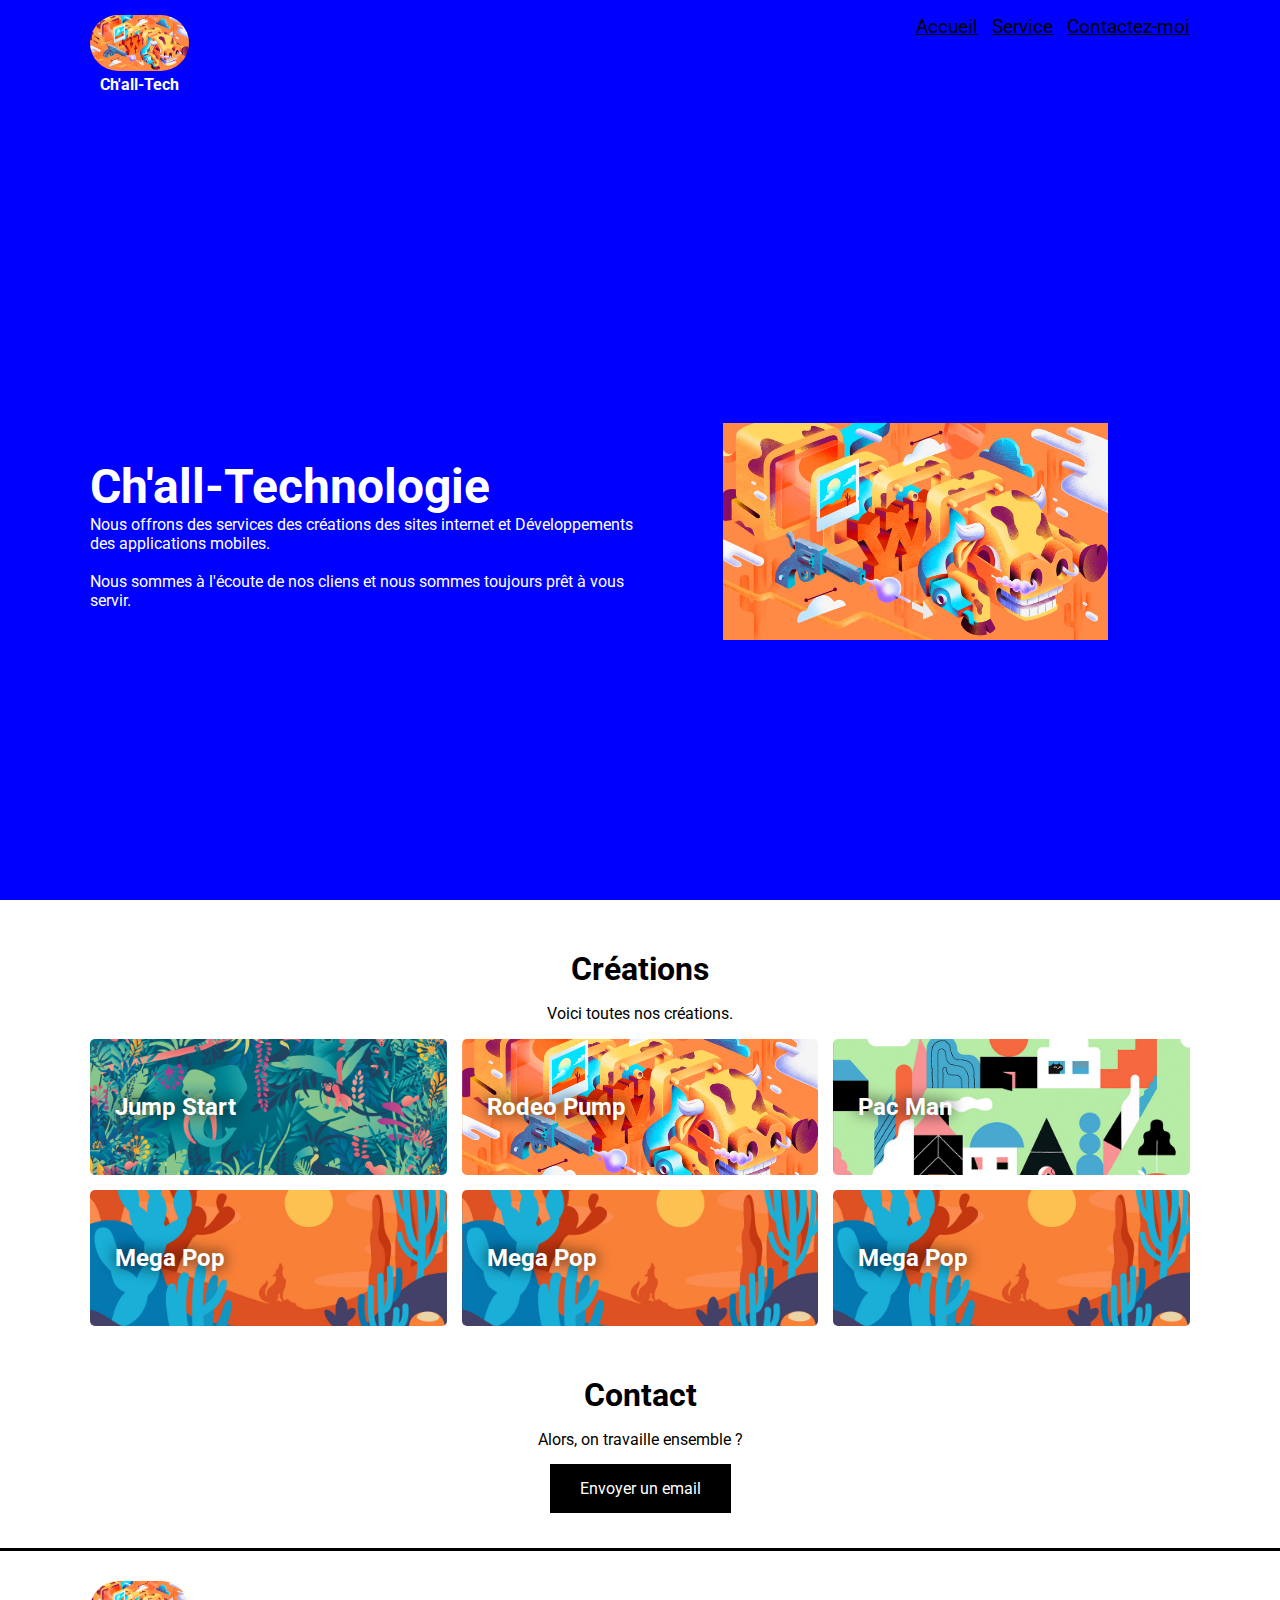
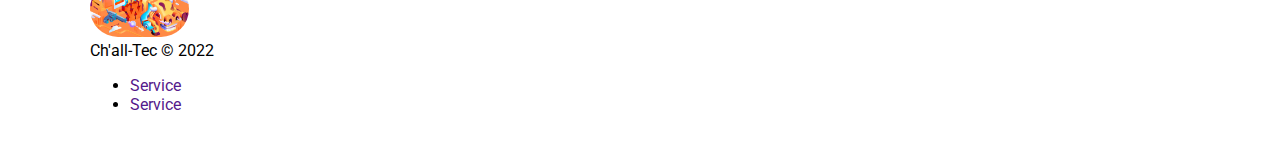
<file: index.html>
<!DOCTYPE html>
<html lang="fr">
<head>
    <meta charset="UTF-8">
    <meta name="viewport" content="width=device-width, initial-scale=1.0">
    <link rel="stylesheet" href="defaut.css" />
    <link rel="icon" type="image/png" href="images/favicon.png" />
    <title>Ch'all-Tech | Portfolio</title>
</head>
<body>
    <section id="bienvenue">
        <header>
            <div id="flex-header" class="container">
                <div id="logo">
                    <img src="images/rodeo-pump.jpg " alt="Illustration" /> <br>
                    <span id="logo1">Ch'all-Tech</span>
                </div>

                <nav>
                    <ul>
                        <li><a href="index.html">Accueil</a></li>
                        <li><a href="index.html">Service</a></li>
                        <li><a href="mailto:johndoe@gmail.com">Contactez-moi</a></li>
                    </ul>
                </nav>
            </div>
        </header>

        <div class="container">
            <div id="flex-presentation">
                <div class="gauche-presentation">
                    <h1>Ch'all-Technologie</h1>
                    <span>Nous offrons des services des créations des sites internet et Développements des applications mobiles.
                        <br> <br> Nous sommes à l'écoute de nos cliens et nous sommes toujours prêt à vous servir.
                    </span>
                </div>
                <div class="droite-presentation">
                    <img src="images/rodeo-pump.jpg " alt="Illustration" />
                </div>
            </div>
        </div>
    </section>

    <section>
        <div class="container">
            <h2>Créations</h2>
            <p class="texte-presentation">
                Voici toutes nos créations.
            </p>

            <div id="projet-grille">

                <a href="projets/jump-start.html">
                    <div class="projet projet-a">
                        <h3>Jump Start</h3>
                    </div>
                </a>

                <a href="#">
                    <div class="projet projet-b">
                        <h3>Rodeo Pump</h3>
                    </div>
                </a>

                <a href="#">
                    <div class="projet projet-c">
                        <h3>Pac Man</h3>
                    </div>
                </a>

                <a href="#">
                    <div class="projet projet-d">
                        <h3>Mega Pop</h3>
                    </div>
                </a>

                <a href="#">
                    <div class="projet projet-d">
                        <h3>Mega Pop</h3>
                    </div>
                </a>

                <a href="#">
                    <div class="projet projet-d">
                        <h3>Mega Pop</h3>
                    </div>
                </a>

            </div>
        </div>
    </section>

    <section>
        <h2>Contact</h2>
        <p class="texte-presentation">
            Alors, on travaille ensemble ?
        </p>
        <div id="contact">
            <a class="bouton" href="mailto:johndoe@gmail.com">
                Envoyer un email
            </a>
        </div>
    </section>

    <footer>
        <div class="container">
            <div id="logo">
                <img src="images/rodeo-pump.jpg " alt="Illustration" /> <br>
                <span id="">Ch'all-Tec © 2022</span>
                <ul>
                    <li><a href="">Service</a></li>
                    <li><a href="">Service</a></li>
                </ul>
            </div> 
             
        </div>
    </footer>
</body>
</html>
</file>
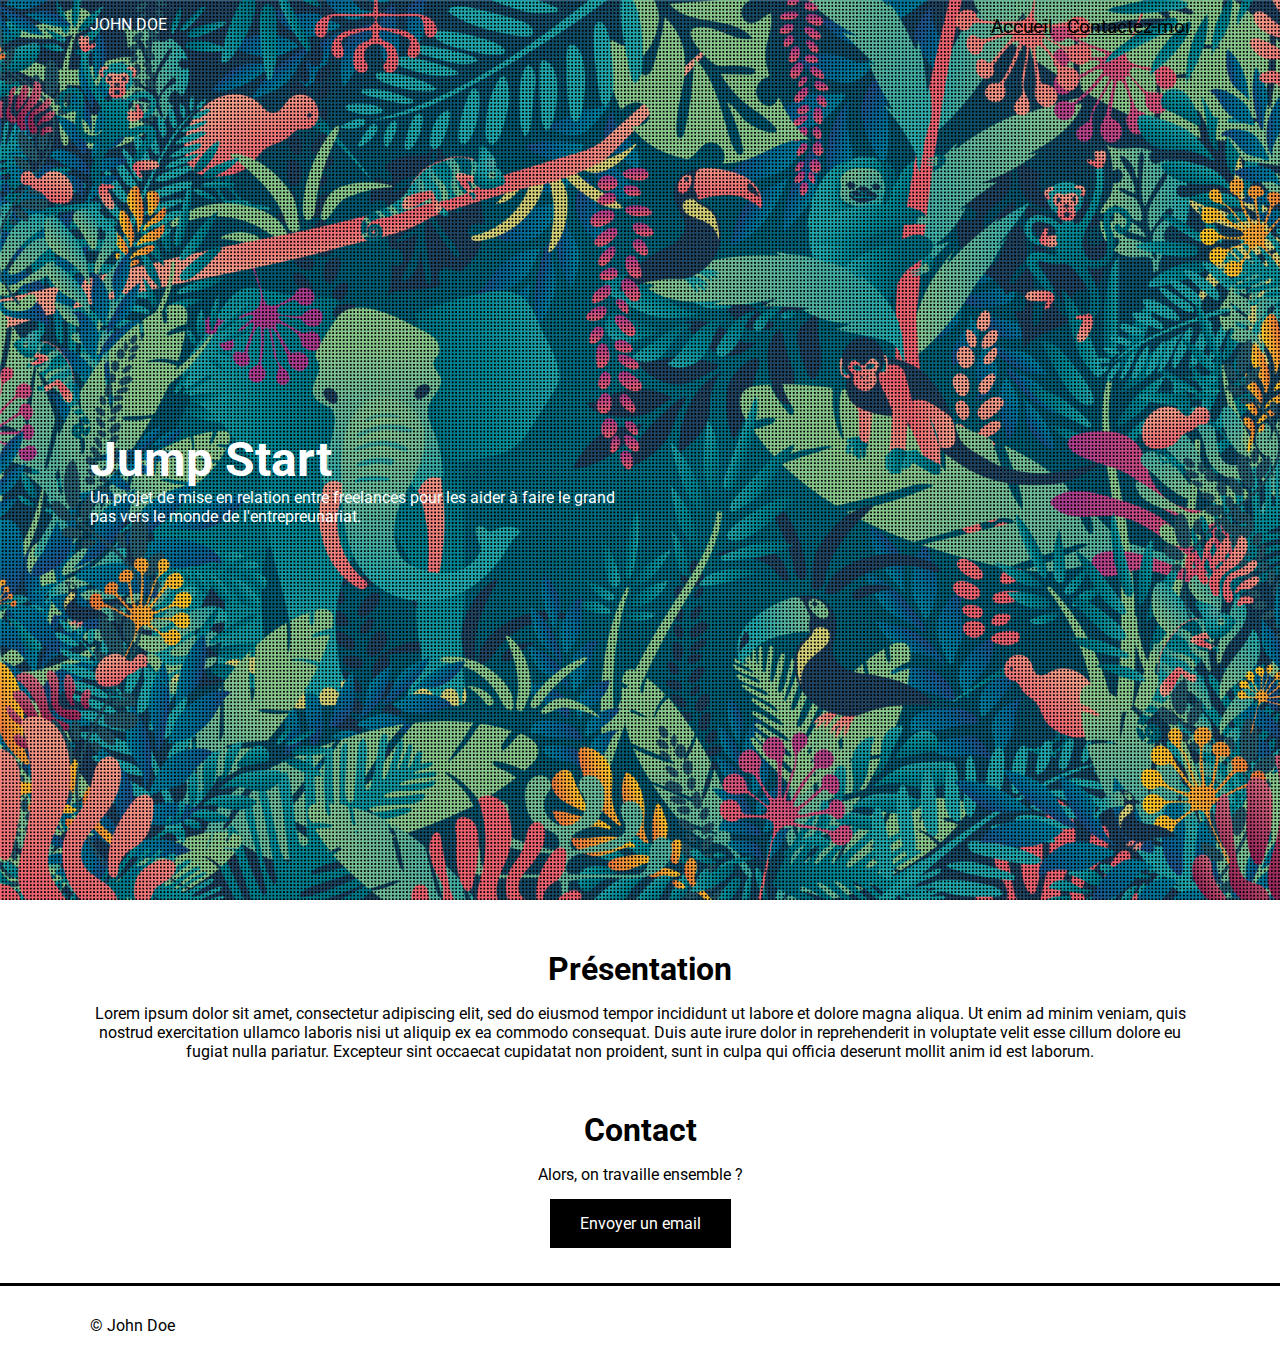
<file: jump-start.html>
<!DOCTYPE html>
<html lang="fr">
<head>
    <!-- BALISES CARTES SOCIALES -->
    <meta property="og:title" content="Jump Start : Présentation du projet">
    <meta property="og:description" content="Le projet Jump Start est un projet qui...">
    <meta property="og:image" content="https://johndoe.com/images/jump-start.png">
    <meta property="og:url" content="https://johndoe.com">
    <meta name="twitter:card" content="summary_large_image">
    <meta property="og:site_name" content="John Doe | Portfolio">
    <meta property="og:image:alt" content="Le texte alternatif de l'image">

    <meta charset="UTF-8">
    <meta name="viewport" content="width=device-width, initial-scale=1.0">
    <link rel="stylesheet" href="../defaut.css" />
    <link rel="icon" type="image/png" href="../images/favicon.png" />
    <title>Jump Start | John Doe</title>
</head>
<body>
    <section id="jump_start">
        <header>
            <div id="flex-header" class="container">
                <div id="logo">JOHN DOE</div>

                <nav>
                    <ul>
                        <li><a href="../index.html">Accueil</a></li>
                        <li><a href="mailto:johndoe@gmail.com">Contactez-moi</a></li>
                    </ul>
                </nav>
            </div>
        </header>

        <div class="container">
            <div id="flex-presentation">
                <div class="gauche-presentation">
                    <h1>Jump Start</h1>
                    <span>Un projet de mise en relation entre freelances pour les aider à faire le grand pas vers le monde de l'entrepreunariat.</span>
                </div>
            </div>
        </div>
    </section>

    <section>
        <div class="container">
            <h2>Présentation</h2>
            <p class="texte-presentation">
                Lorem ipsum dolor sit amet, consectetur adipiscing elit, sed do eiusmod tempor incididunt ut labore et dolore magna aliqua. Ut enim ad minim veniam, quis nostrud exercitation ullamco laboris nisi ut aliquip ex ea commodo consequat. Duis aute irure dolor in reprehenderit in voluptate velit esse cillum dolore eu fugiat nulla pariatur. Excepteur sint occaecat cupidatat non proident, sunt in culpa qui officia deserunt mollit anim id est laborum.
            </p>
        </div>
    </section>

    <section>
        <h2>Contact</h2>
        <p class="texte-presentation">
            Alors, on travaille ensemble ?
        </p>
        <div id="contact">
            <a class="bouton" href="mailto:johndoe@gmail.com">
                Envoyer un email
            </a>
        </div>
    </section>

    <footer>
        <div class="container">
            © John Doe
        </div>
    </footer>
</body>
</html>
</file>
<file: defaut.css>
@import url('https://fonts.googleapis.com/css2?family=Roboto:wght@100;400;700&display=swap');

body {
    margin: 0;
    font-family: 'Roboto', sans-serif;
    min-width: 400px;
}

header {
    padding: 15px;
}

nav ul {
    list-style-type: none;
    margin: 0; padding: 0;
}
nav ul li {
    display: inline-block;
    margin-left: 10px;
}
nav ul li a {
    color: black;
    text-decoration: underline;
    /* font-weight: 100; */
    
    font-size:1.2em;
}
nav ul li a:hover {
    font-weight: 700;
    color:yellow;
    font-size:1.1rem;
    text-decoration:none;
    transition:0.4s;

}

h2 {
    text-align: center;
    margin-top: 50px;
    margin-bottom: 0;
    font-size: 2em;
}

a {
    text-decoration: none;
}

h3 {
    font-size: 1.5em;
}

footer {
    border-top: 3px solid black;
    margin-top: 50px;
    padding: 30px;
}

#bienvenue {
    /* background-color: black; */
    background-color: blue;
    height: 100vh;
    color: white;
    overflow: hidden;
}

#flex-header {
    display: flex;
    justify-content: space-between;
}
#logo{
    width: 30%;
    /* text-align: center; */
    
}
#logo img{
    width: 30%;
    border-radius:200px;   
}
#logo1{
    margin-left:10px;
    font-weight:500;
    font-weight:bold; 
}

#flex-presentation {
    display: flex;
    justify-content: space-between;
    align-items: center;
    height: calc(100vh - 50px);
}

#projet-grille {
    display: grid;
    grid-template-columns: repeat(3, 1fr);
    grid-auto-rows: minmax(70px, auto);
    grid-gap: 15px;
}

#contact {
    margin-top: 30px;
    text-align: center;
}

#jump_start {
    background: url('images/points.png'), center url('images/jump-start.png');
    background-size: cover;
    height: 100vh;
    color: white;
    overflow: hidden;
}

.container {
    width: 1100px;
    margin: 0 auto;
}

.gauche-presentation {
    width: 50%;
}
.gauche-presentation h1 {
    font-size: 3em;
    margin: 0;
}

.droite-presentation {
    width: 50%;
    text-align: center;
}
.droite-presentation img {
    width: 70%;
}

.texte-presentation {
    text-align: center;
}

.projet {
    background: black;
    border-radius: 5px;
    color: white;
    padding: 30px 25px;
    transition: all .3s;
    text-shadow: 0 0 15px black;
}
.projet:hover {
    opacity: .7;
}

.projet-a {
    background: center url('images/jump-start.png');
    background-size: cover;
}
.projet-b {
    background: center url('images/rodeo-pump.jpg');
    background-size: cover;
}
.projet-c {
    background: center url('images/pac-man.jpg');
    background-size: cover;
}
.projet-d {
    background: center url('images/mega-pop.jpg');
    background-size: cover;
}

.bouton {
    background: black;
    color: white;
    padding: 15px 30px;
    margin-top: 15px;
}

@media all and (max-width: 1130px) {
    .container {
        width: 700px;
    }
    #flex-presentation, .texte-presentation {
        padding: 15px;
    }
    #projet-grille {
        grid-template-columns: repeat(2, 1fr);
        padding: 30px;
    }
}

@media all and (max-width: 730px) {
    .container {
        width: 100%;
    }
    .gauche-presentation {
        width: 100%;
    }
}
</file>
